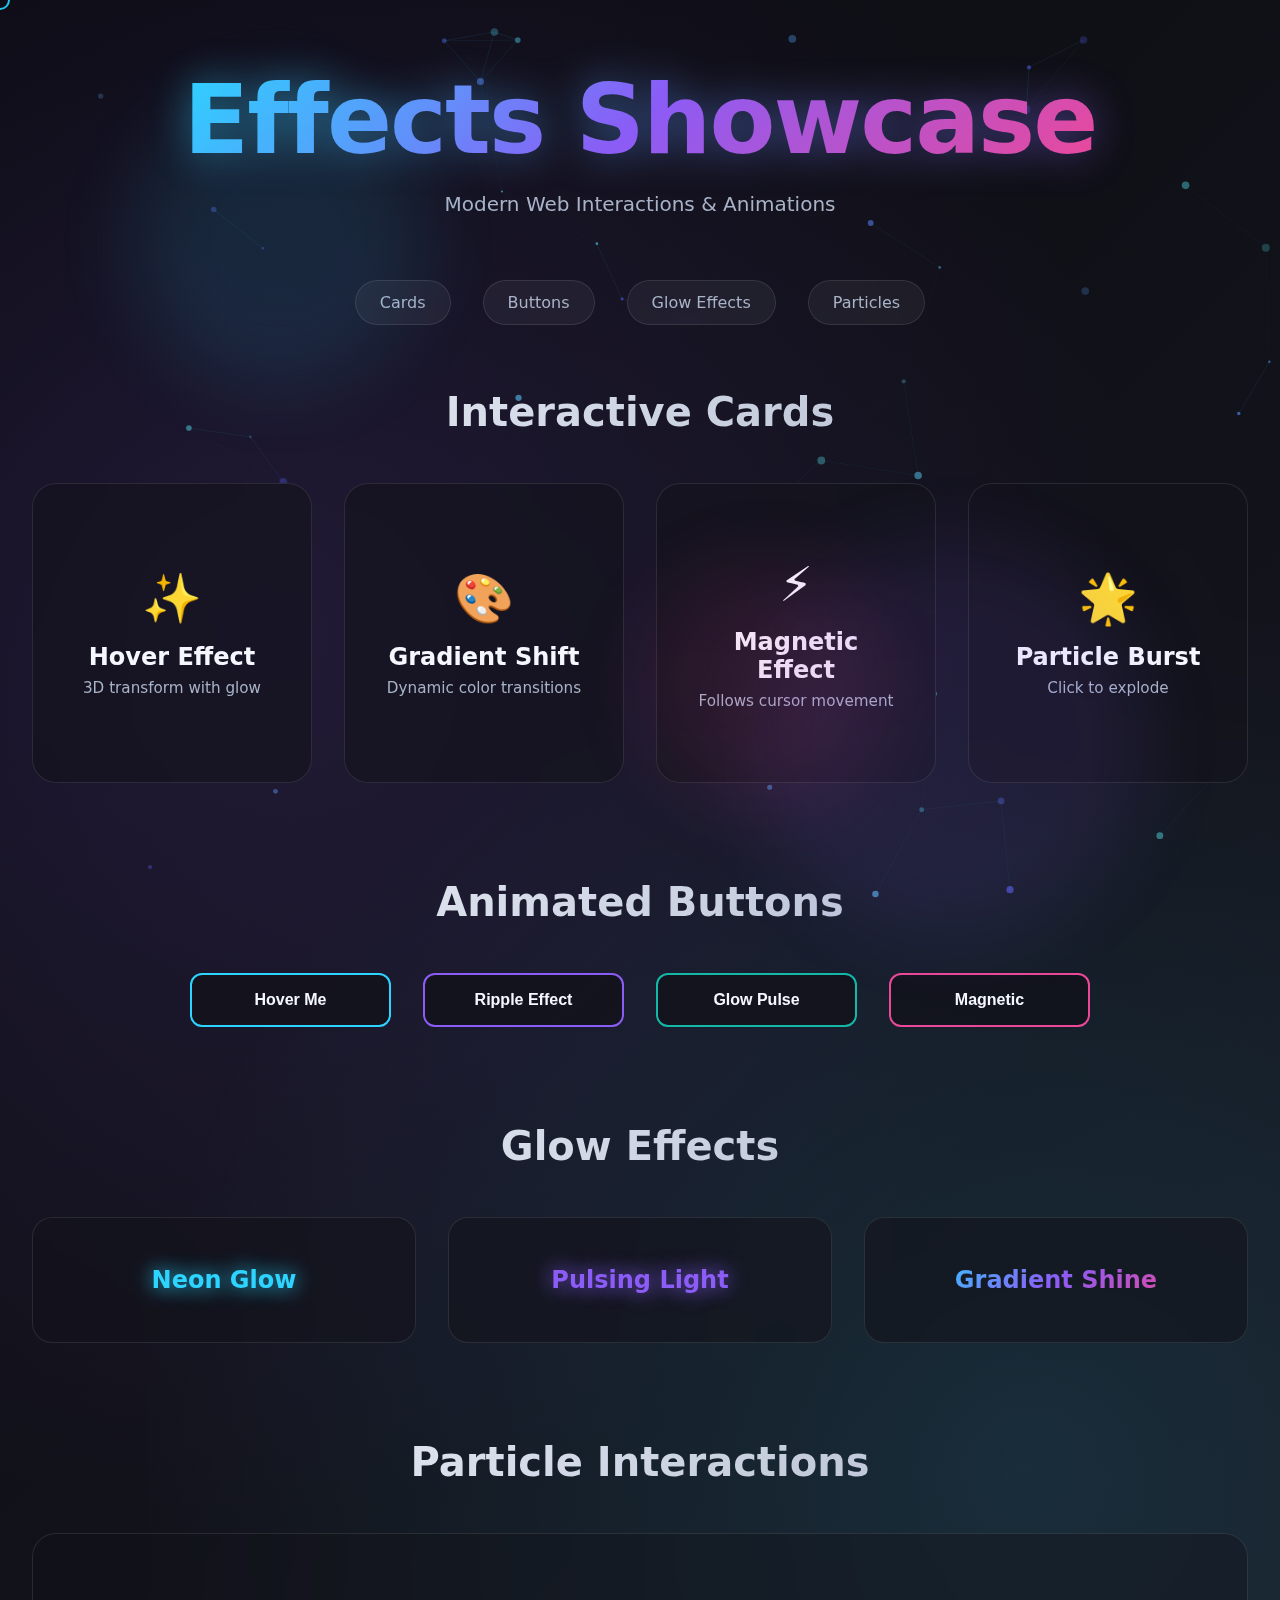
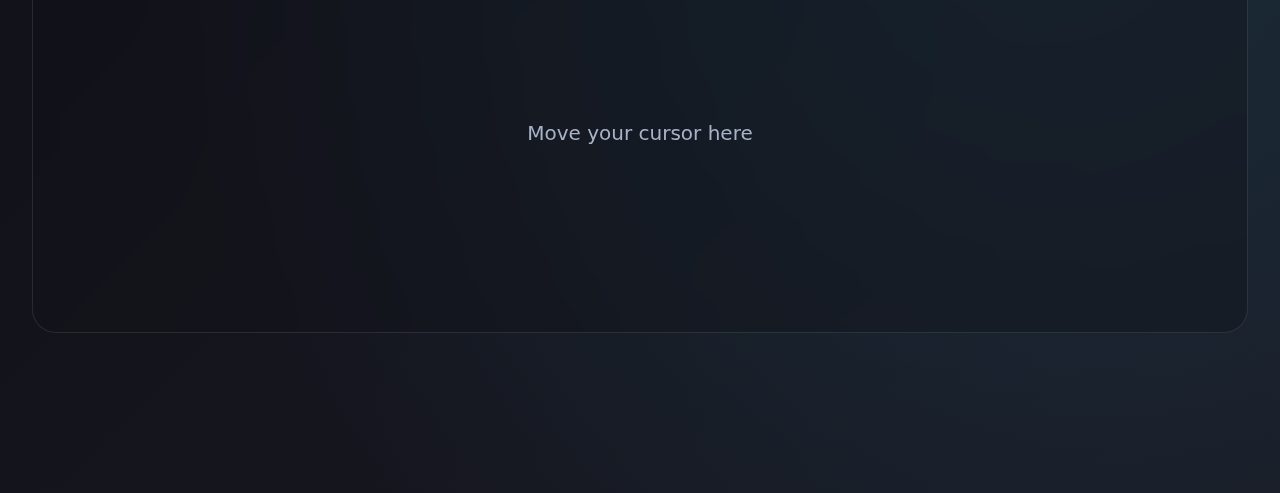
<file: effects-showcase.html>
<!DOCTYPE html>
<html lang="en">
<head>
    <meta charset="UTF-8">
    <meta name="viewport" content="width=device-width, initial-scale=1.0">
    <title>Interactive Effects Showcase</title>
    <link rel="stylesheet" href="assets/css/effects-showcase.css">
</head>
<body>
    <!-- Cursor Trail -->
    <div class="cursor-trail"></div>
    
    <!-- Particle Canvas -->
    <canvas id="particleCanvas"></canvas>
    
    <!-- Main Container -->
    <div class="container">
        <!-- Header -->
        <header class="header">
            <h1 class="title" data-text="Effects Showcase">Effects Showcase</h1>
            <p class="subtitle">Modern Web Interactions & Animations</p>
        </header>

        <!-- Navigation -->
        <nav class="nav">
            <a href="#cards" class="nav-link">Cards</a>
            <a href="#buttons" class="nav-link">Buttons</a>
            <a href="#glow" class="nav-link">Glow Effects</a>
            <a href="#particles" class="nav-link">Particles</a>
        </nav>

        <!-- Cards Section -->
        <section id="cards" class="section">
            <h2 class="section-title">Interactive Cards</h2>
            <div class="cards-grid">
                <div class="card card-1">
                    <div class="card-glow"></div>
                    <div class="card-content">
                        <div class="card-icon">✨</div>
                        <h3>Hover Effect</h3>
                        <p>3D transform with glow</p>
                    </div>
                </div>
                <div class="card card-2">
                    <div class="card-glow"></div>
                    <div class="card-content">
                        <div class="card-icon">🎨</div>
                        <h3>Gradient Shift</h3>
                        <p>Dynamic color transitions</p>
                    </div>
                </div>
                <div class="card card-3">
                    <div class="card-glow"></div>
                    <div class="card-content">
                        <div class="card-icon">⚡</div>
                        <h3>Magnetic Effect</h3>
                        <p>Follows cursor movement</p>
                    </div>
                </div>
                <div class="card card-4">
                    <div class="card-glow"></div>
                    <div class="card-content">
                        <div class="card-icon">🌟</div>
                        <h3>Particle Burst</h3>
                        <p>Click to explode</p>
                    </div>
                </div>
            </div>
        </section>

        <!-- Buttons Section -->
        <section id="buttons" class="section">
            <h2 class="section-title">Animated Buttons</h2>
            <div class="buttons-grid">
                <button class="btn btn-1">
                    <span>Hover Me</span>
                    <div class="btn-shine"></div>
                </button>
                <button class="btn btn-2">
                    <span>Ripple Effect</span>
                </button>
                <button class="btn btn-3">
                    <span>Glow Pulse</span>
                </button>
                <button class="btn btn-4">
                    <span>Magnetic</span>
                </button>
            </div>
        </section>

        <!-- Glow Effects Section -->
        <section id="glow" class="section">
            <h2 class="section-title">Glow Effects</h2>
            <div class="glow-container">
                <div class="glow-box glow-1">
                    <div class="glow-text">Neon Glow</div>
                </div>
                <div class="glow-box glow-2">
                    <div class="glow-text">Pulsing Light</div>
                </div>
                <div class="glow-box glow-3">
                    <div class="glow-text">Gradient Shine</div>
                </div>
            </div>
        </section>

        <!-- Particles Section -->
        <section id="particles" class="section">
            <h2 class="section-title">Particle Interactions</h2>
            <div class="particle-zone">
                <div class="particle-trigger">
                    <p>Move your cursor here</p>
                </div>
            </div>
        </section>

        <!-- Floating Elements -->
        <div class="floating-elements">
            <div class="float float-1"></div>
            <div class="float float-2"></div>
            <div class="float float-3"></div>
        </div>
    </div>

    <script src="assets/js/effects-showcase.js"></script>
</body>
</html>
</file>
<file: assets/css/effects-showcase.css>
/* Interactive Effects Showcase - Modern & Futuristic */

:root {
  --bg-deep: #0a0a0f;
  --bg-dark: #12121a;
  --bg-alt: #1a1a24;
  --text: #f5f7ff;
  --text-muted: #a8b3c8;
  
  --accent-cyan: #2dd4ff;
  --accent-purple: #8b5cf6;
  --accent-pink: #ec4899;
  --accent-teal: #14b8a6;
  --accent-yellow: #fbbf24;
  
  --glow-cyan: 0 0 30px rgba(45, 212, 255, 0.6);
  --glow-purple: 0 0 30px rgba(139, 92, 246, 0.6);
  --glow-pink: 0 0 30px rgba(236, 72, 153, 0.6);
  --glow-teal: 0 0 30px rgba(20, 184, 166, 0.6);
  
  --shadow-deep: 0 20px 60px rgba(0, 0, 0, 0.5);
}

* {
  margin: 0;
  padding: 0;
  box-sizing: border-box;
}

body {
  font-family: "Inter", "Manrope", system-ui, -apple-system, sans-serif;
  background: var(--bg-deep);
  background-image: 
    radial-gradient(circle at 20% 30%, rgba(139, 92, 246, 0.15), transparent 50%),
    radial-gradient(circle at 80% 70%, rgba(45, 212, 255, 0.12), transparent 50%),
    linear-gradient(135deg, #0a0a0f 0%, #12121a 50%, #1a1a24 100%);
  color: var(--text);
  overflow-x: hidden;
  min-height: 100vh;
  position: relative;
}

/* Custom Cursor */
.custom-cursor {
  position: fixed;
  width: 20px;
  height: 20px;
  border: 2px solid var(--accent-cyan);
  border-radius: 50%;
  pointer-events: none;
  z-index: 9999;
  transform: translate(-50%, -50%);
  transition: width 0.3s, height 0.3s, border-color 0.3s;
  mix-blend-mode: difference;
  display: none;
}

body:hover .custom-cursor {
  display: block;
}

/* Cursor Trail */
.cursor-trail {
  position: fixed;
  width: 8px;
  height: 8px;
  border-radius: 50%;
  background: var(--accent-cyan);
  pointer-events: none;
  z-index: 9998;
  opacity: 0;
  box-shadow: 0 0 20px var(--accent-cyan);
  transition: opacity 0.3s;
}

/* Particle Canvas */
#particleCanvas {
  position: fixed;
  top: 0;
  left: 0;
  width: 100%;
  height: 100%;
  z-index: 1;
  pointer-events: none;
}

/* Container */
.container {
  position: relative;
  z-index: 10;
  max-width: 1400px;
  margin: 0 auto;
  padding: 4rem 2rem;
}

/* Header */
.header {
  text-align: center;
  margin-bottom: 4rem;
  animation: fadeInUp 1s ease-out;
}

.title {
  font-size: clamp(3rem, 8vw, 6rem);
  font-weight: 800;
  background: linear-gradient(135deg, var(--accent-cyan), var(--accent-purple), var(--accent-pink));
  -webkit-background-clip: text;
  -webkit-text-fill-color: transparent;
  background-clip: text;
  margin-bottom: 1rem;
  position: relative;
  display: inline-block;
  letter-spacing: -0.02em;
}

.title::after {
  content: attr(data-text);
  position: absolute;
  top: 0;
  left: 0;
  z-index: -1;
  background: linear-gradient(135deg, var(--accent-cyan), var(--accent-purple));
  -webkit-background-clip: text;
  -webkit-text-fill-color: transparent;
  background-clip: text;
  filter: blur(20px);
  opacity: 0.5;
}

.subtitle {
  font-size: 1.25rem;
  color: var(--text-muted);
  font-weight: 300;
}

/* Navigation */
.nav {
  display: flex;
  justify-content: center;
  gap: 2rem;
  margin-bottom: 4rem;
  flex-wrap: wrap;
}

.nav-link {
  color: var(--text-muted);
  text-decoration: none;
  font-weight: 500;
  padding: 0.75rem 1.5rem;
  border-radius: 50px;
  background: rgba(255, 255, 255, 0.05);
  backdrop-filter: blur(10px);
  border: 1px solid rgba(255, 255, 255, 0.1);
  transition: all 0.3s ease;
  position: relative;
  overflow: hidden;
}

.nav-link::before {
  content: "";
  position: absolute;
  top: 50%;
  left: 50%;
  width: 0;
  height: 0;
  border-radius: 50%;
  background: var(--accent-cyan);
  transform: translate(-50%, -50%);
  transition: width 0.6s, height 0.6s;
  z-index: -1;
}

.nav-link:hover {
  color: var(--text);
  border-color: var(--accent-cyan);
  box-shadow: var(--glow-cyan);
}

.nav-link:hover::before {
  width: 300px;
  height: 300px;
}

/* Sections */
.section {
  margin-bottom: 6rem;
  animation: fadeInUp 0.8s ease-out;
}

.section-title {
  font-size: 2.5rem;
  font-weight: 700;
  margin-bottom: 3rem;
  text-align: center;
  background: linear-gradient(135deg, var(--text), var(--text-muted));
  -webkit-background-clip: text;
  -webkit-text-fill-color: transparent;
  background-clip: text;
}

/* Cards Grid */
.cards-grid {
  display: grid;
  grid-template-columns: repeat(auto-fit, minmax(280px, 1fr));
  gap: 2rem;
}

.card {
  position: relative;
  background: rgba(18, 18, 26, 0.6);
  backdrop-filter: blur(20px);
  border: 1px solid rgba(255, 255, 255, 0.1);
  border-radius: 24px;
  padding: 2.5rem;
  cursor: pointer;
  transition: all 0.4s cubic-bezier(0.4, 0, 0.2, 1);
  overflow: hidden;
  height: 300px;
  display: flex;
  align-items: center;
  justify-content: center;
}

.card-glow {
  position: absolute;
  inset: -2px;
  border-radius: 24px;
  opacity: 0;
  transition: opacity 0.4s;
  z-index: -1;
}

.card-1 .card-glow {
  background: linear-gradient(135deg, var(--accent-cyan), var(--accent-teal));
  filter: blur(20px);
}

.card-2 .card-glow {
  background: linear-gradient(135deg, var(--accent-purple), var(--accent-pink));
  filter: blur(20px);
}

.card-3 .card-glow {
  background: linear-gradient(135deg, var(--accent-teal), var(--accent-cyan));
  filter: blur(20px);
}

.card-4 .card-glow {
  background: linear-gradient(135deg, var(--accent-pink), var(--accent-yellow));
  filter: blur(20px);
}

.card:hover {
  transform: translateY(-10px) scale(1.02);
  border-color: var(--accent-cyan);
  box-shadow: var(--glow-cyan), var(--shadow-deep);
}

.card:hover .card-glow {
  opacity: 0.8;
}

.card-content {
  text-align: center;
  z-index: 1;
}

.card-icon {
  font-size: 3rem;
  margin-bottom: 1rem;
  display: inline-block;
  animation: float 3s ease-in-out infinite;
}

.card h3 {
  font-size: 1.5rem;
  font-weight: 600;
  margin-bottom: 0.5rem;
}

.card p {
  color: var(--text-muted);
  font-size: 0.95rem;
}

/* Buttons Grid */
.buttons-grid {
  display: grid;
  grid-template-columns: repeat(auto-fit, minmax(200px, 1fr));
  gap: 2rem;
  max-width: 900px;
  margin: 0 auto;
}

.btn {
  position: relative;
  padding: 1rem 2rem;
  font-size: 1rem;
  font-weight: 600;
  color: var(--text);
  background: rgba(18, 18, 26, 0.8);
  border: 2px solid var(--accent-cyan);
  border-radius: 12px;
  cursor: pointer;
  overflow: hidden;
  transition: all 0.3s ease;
  z-index: 1;
}

.btn::before {
  content: "";
  position: absolute;
  top: 50%;
  left: 50%;
  width: 0;
  height: 0;
  border-radius: 50%;
  background: var(--accent-cyan);
  transform: translate(-50%, -50%);
  transition: width 0.6s, height 0.6s;
  z-index: -1;
}

.btn:hover {
  color: var(--bg-deep);
  box-shadow: var(--glow-cyan);
  transform: translateY(-2px);
}

.btn:hover::before {
  width: 300px;
  height: 300px;
}

.btn-1 {
  border-color: var(--accent-cyan);
}

.btn-1::before {
  background: var(--accent-cyan);
}

.btn-2 {
  border-color: var(--accent-purple);
}

.btn-2::before {
  background: var(--accent-purple);
}

.btn-3 {
  border-color: var(--accent-teal);
}

.btn-3::before {
  background: var(--accent-teal);
}

.btn-4 {
  border-color: var(--accent-pink);
}

.btn-4::before {
  background: var(--accent-pink);
}

.btn-shine {
  position: absolute;
  top: 0;
  left: -100%;
  width: 100%;
  height: 100%;
  background: linear-gradient(90deg, transparent, rgba(255, 255, 255, 0.3), transparent);
  transition: left 0.5s;
}

.btn:hover .btn-shine {
  left: 100%;
}

/* Glow Container */
.glow-container {
  display: grid;
  grid-template-columns: repeat(auto-fit, minmax(300px, 1fr));
  gap: 2rem;
}

.glow-box {
  position: relative;
  background: rgba(18, 18, 26, 0.6);
  backdrop-filter: blur(20px);
  border: 1px solid rgba(255, 255, 255, 0.1);
  border-radius: 20px;
  padding: 3rem;
  text-align: center;
  overflow: hidden;
}

.glow-text {
  font-size: 1.5rem;
  font-weight: 600;
  position: relative;
  z-index: 1;
}

.glow-1 .glow-text {
  color: var(--accent-cyan);
  text-shadow: 0 0 20px var(--accent-cyan);
  animation: pulse 2s ease-in-out infinite;
}

.glow-2 .glow-text {
  color: var(--accent-purple);
  text-shadow: 0 0 20px var(--accent-purple);
  animation: pulse 2s ease-in-out infinite 0.5s;
}

.glow-3 .glow-text {
  background: linear-gradient(135deg, var(--accent-cyan), var(--accent-purple), var(--accent-pink));
  -webkit-background-clip: text;
  -webkit-text-fill-color: transparent;
  background-clip: text;
  animation: gradientShift 3s ease-in-out infinite;
}

/* Particle Zone */
.particle-zone {
  position: relative;
  min-height: 400px;
  background: rgba(18, 18, 26, 0.4);
  backdrop-filter: blur(10px);
  border: 1px solid rgba(255, 255, 255, 0.1);
  border-radius: 24px;
  display: flex;
  align-items: center;
  justify-content: center;
  overflow: hidden;
}

.particle-trigger {
  padding: 2rem;
  text-align: center;
  font-size: 1.25rem;
  color: var(--text-muted);
  z-index: 1;
}

/* Floating Elements */
.floating-elements {
  position: fixed;
  top: 0;
  left: 0;
  width: 100%;
  height: 100%;
  pointer-events: none;
  z-index: 2;
}

.float {
  position: absolute;
  border-radius: 50%;
  opacity: 0.1;
  filter: blur(40px);
}

.float-1 {
  width: 300px;
  height: 300px;
  background: var(--accent-cyan);
  top: 10%;
  left: 10%;
  animation: float 20s ease-in-out infinite;
}

.float-2 {
  width: 400px;
  height: 400px;
  background: var(--accent-purple);
  top: 60%;
  right: 10%;
  animation: float 25s ease-in-out infinite 5s;
}

.float-3 {
  width: 250px;
  height: 250px;
  background: var(--accent-pink);
  bottom: 10%;
  left: 50%;
  animation: float 18s ease-in-out infinite 10s;
}

/* Animations */
@keyframes fadeInUp {
  from {
    opacity: 0;
    transform: translateY(30px);
  }
  to {
    opacity: 1;
    transform: translateY(0);
  }
}

@keyframes float {
  0%, 100% {
    transform: translate(0, 0) rotate(0deg);
  }
  33% {
    transform: translate(30px, -30px) rotate(120deg);
  }
  66% {
    transform: translate(-20px, 20px) rotate(240deg);
  }
}

@keyframes pulse {
  0%, 100% {
    opacity: 1;
    transform: scale(1);
  }
  50% {
    opacity: 0.7;
    transform: scale(1.05);
  }
}

@keyframes gradientShift {
  0%, 100% {
    background-position: 0% 50%;
  }
  50% {
    background-position: 100% 50%;
  }
}

/* Responsive */
@media (max-width: 768px) {
  .container {
    padding: 2rem 1rem;
  }
  
  .title {
    font-size: 2.5rem;
  }
  
  .cards-grid,
  .buttons-grid,
  .glow-container {
    grid-template-columns: 1fr;
  }
  
  .nav {
    gap: 1rem;
  }
  
  .nav-link {
    padding: 0.5rem 1rem;
    font-size: 0.9rem;
  }
}

/* Smooth Scroll */
html {
  scroll-behavior: smooth;
}
</file>
